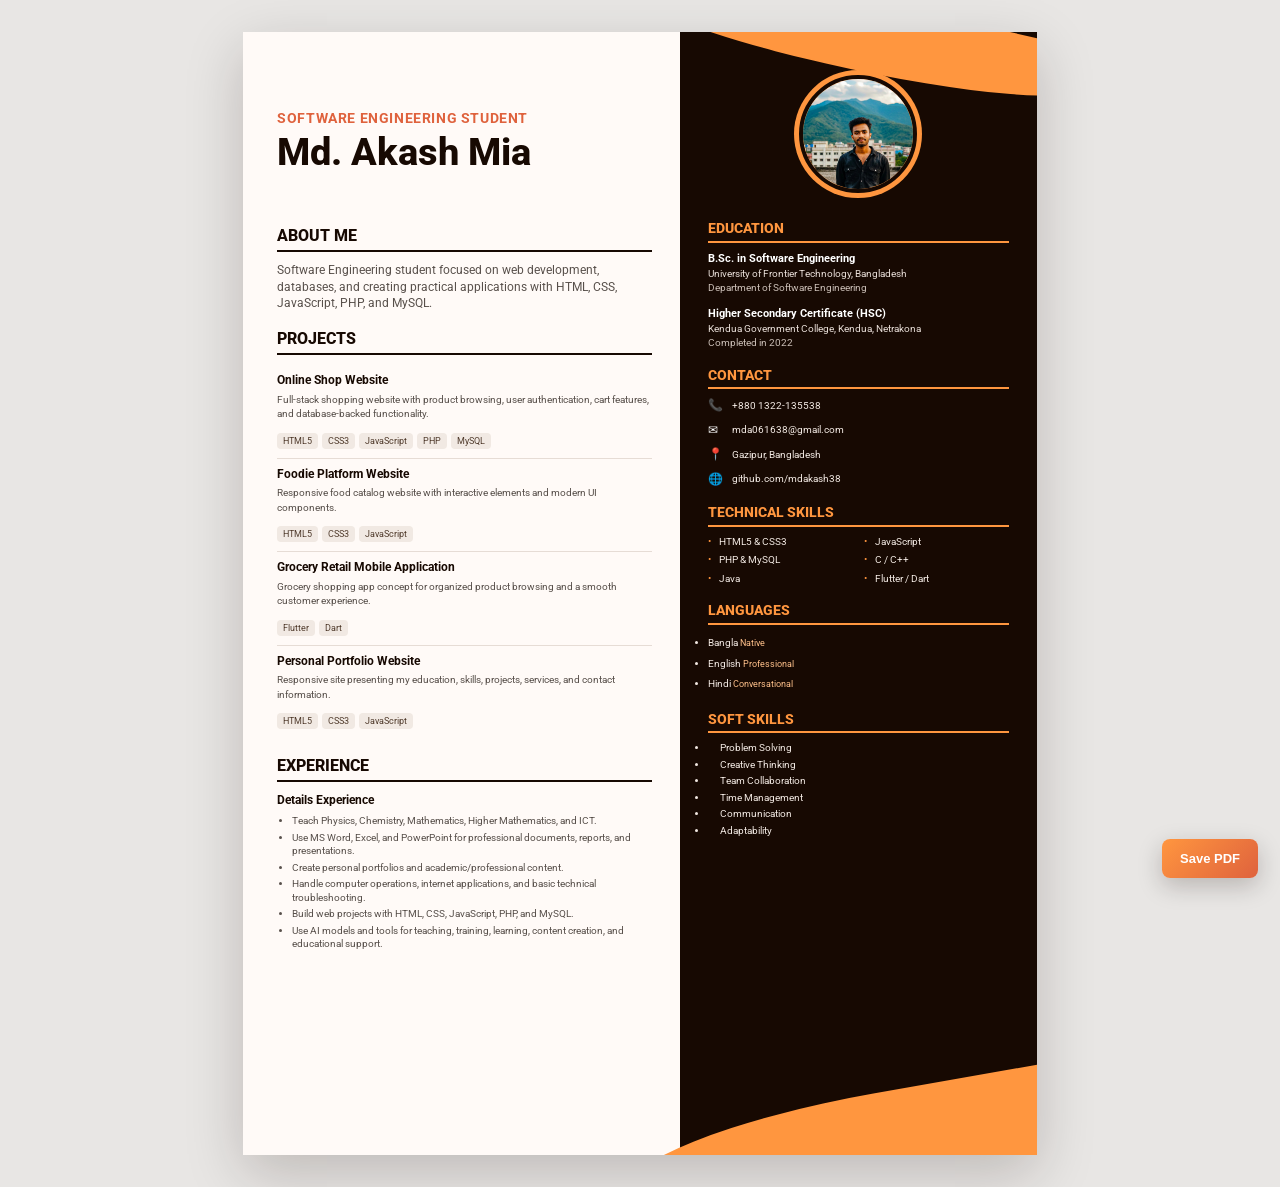
<file: cv.html>
<!DOCTYPE html>
<html lang="en">
<head>
    <meta charset="UTF-8">
    <meta name="viewport" content="width=device-width, initial-scale=1.0">

    <title>Md. Akash Mia | CV</title>
<link rel="stylesheet" href="cv.css">
<script src="cv.js"></script>
</head>

<body>

<div class="cv-container">

    <!-- LEFT CONTENT -->
    <main class="cv-main">

        <!-- PROFILE -->
        <section class="profile">
            <p class="small-title">SOFTWARE ENGINEERING STUDENT</p>

            <h1>Md. Akash Mia</h1>

        </section>


        <!-- ABOUT -->
        <section class="section">
            <h2>About Me</h2>

            <p>
                Software Engineering student focused on web development,
                databases, and creating practical applications with HTML,
                CSS, JavaScript, PHP, and MySQL.
            </p>
        </section>


        <!-- PROJECTS -->
        <section class="section">
            <h2>Projects</h2>

            <!-- PROJECT 1 -->
            <div class="project">
                <h3>Online Shop Website</h3>

                <p>
                    Full-stack shopping website with product browsing,
                    user authentication, cart features, and database-backed
                    functionality.
                </p>

                <div class="tags">
                    <span>HTML5</span>
                    <span>CSS3</span>
                    <span>JavaScript</span>
                    <span>PHP</span>
                    <span>MySQL</span>
                </div>
            </div>


            <!-- PROJECT 2 -->
            <div class="project">
                <h3>Foodie Platform Website</h3>

                <p>
                    Responsive food catalog website with interactive
                    elements and modern UI components.
                </p>

                <div class="tags">
                    <span>HTML5</span>
                    <span>CSS3</span>
                    <span>JavaScript</span>
                </div>
            </div>


            <!-- PROJECT 3 -->
            <div class="project">
                <h3>Grocery Retail Mobile Application</h3>

                <p>
                    Grocery shopping app concept for organized product
                    browsing and a smooth customer experience.
                </p>

                <div class="tags">
                    <span>Flutter</span>
                    <span>Dart</span>
                </div>
            </div>


            <!-- PROJECT 4 -->
            <div class="project">
                <h3>Personal Portfolio Website</h3>

                <p>
                    Responsive site presenting my education, skills,
                    projects, services, and contact information.
                </p>

                <div class="tags">
                    <span>HTML5</span>
                    <span>CSS3</span>
                    <span>JavaScript</span>
                </div>
            </div>

        </section>


        <!-- TEACHING EXPERIENCE -->
        <section class="section">
            <h2>Experience</h2>

            <div class="experience">
                <div class="experience-header">
                    <h3>Details Experience </h3>
                
                </div>

                <ul class="experience-details">
                    <li>Teach Physics, Chemistry, Mathematics, Higher Mathematics, and ICT.</li>
                    <li>Use MS Word, Excel, and PowerPoint for professional documents, reports, and presentations.</li>
                    <li>Create personal portfolios and academic/professional content.</li>
                    <li>Handle computer operations, internet applications, and basic technical troubleshooting.</li>
                    <li>Build web projects with HTML, CSS, JavaScript, PHP, and MySQL.</li>
                    <li>Use AI models and tools for teaching, training, learning, content creation, and educational support.</li>
                </ul>
            </div>
        </section>

    </main>


    <!-- RIGHT SIDEBAR -->
    <aside class="sidebar">

        <!-- PHOTO -->
        <div class="photo-box">
           <img src="akash.jpg" alt="Md. Akash Mia">
        </div>

        <!-- EDUCATION -->
        <section class="side-section">
            <h2>Education</h2>

            <div class="education-item">
                <h3>B.Sc. in Software Engineering</h3>
                <p>University of Frontier Technology, Bangladesh</p>
                <span>Department of Software Engineering</span>
            </div>

            <div class="education-item">
                <h3>Higher Secondary Certificate (HSC)</h3>
                <p>Kendua Government College, Kendua, Netrakona</p>
                <span>Completed in 2022</span>
            </div>
        </section>


        <!-- CONTACT -->
        <section class="side-section">
            <h2>Contact</h2>

            <div class="contact-item">
                <span>📞</span>
                <p>+880 1322-135538</p>
            </div>

            <div class="contact-item">
                <span>✉</span>
                <p>mda061638@gmail.com</p>
            </div>

            <div class="contact-item">
                <span>📍</span>
                <p>Gazipur, Bangladesh</p>
            </div>

            <div class="contact-item">
                <span>🌐</span>
                <p>github.com/mdakash38</p>
            </div>
        </section>


        <!-- TECHNICAL SKILLS -->
        <section class="side-section">
            <h2>Technical Skills</h2>

            <ul class="skills-list">
                <li>HTML5 &amp; CSS3</li>
                <li>JavaScript</li>
                <li>PHP &amp; MySQL</li>
                <li>C / C++</li>
                <li>Java</li>
                <li>Flutter / Dart</li>
            </ul>
        </section>


        <!-- LANGUAGES -->
        <section class="side-section">
            <h2>Languages</h2>

            <ul class="language-list">
                <li>Bangla <span>Native </span></li>
                <li>English <span>Professional</span></li>
                <li>Hindi <span>Conversational</span></li>
            </ul>
        </section>


        <!-- SOFT SKILLS -->
        <section class="side-section">
            <h2>Soft Skills</h2>

            <ul class="simple-list">
                <li>Problem Solving</li>
                <li>Creative Thinking</li>
                <li>Team Collaboration</li>
                <li>Time Management</li>
                <li>Communication</li>
                <li>Adaptability</li>
            </ul>
        </section>


    </aside>

</div>


<!-- DOWNLOAD BUTTON -->
<button id="printCV" class="print-btn">
     Save PDF
</button>


<script src="cv.js"></script>

</body>
</html>
</file>
<file: cv.css>
@import url('https://fonts.googleapis.com/css2?family=Roboto:wght@400;500;600;700;800&display=swap');

* {
    box-sizing: border-box;
    margin: 0;
    padding: 0;
}

:root {
    --orange: #ff963f;
    --rust: #df623d;
    --ink: #170902;
    --paper: #fffaf7;
    --muted: #58504b;
}

body {
    background: #e8e6e4;
    color: var(--ink);
    font-family: 'Roboto', Arial, sans-serif;
    line-height: 1.45;
    padding: 32px 16px;
}

.cv-container {
    width: min(100%, 210mm);
    min-height: 297mm;
    margin: 0 auto;
    display: grid;
    grid-template-columns: 55% 45%;
    overflow: hidden;
    background: var(--paper);
    box-shadow: 0 18px 55px rgba(23, 9, 2, 0.2);
    isolation: isolate;
    position: relative;
}

.cv-main,
.sidebar {
    min-width: 0;
    position: relative;
    z-index: 1;
}

.cv-main {
    padding: 38px 28px 34px 34px;
}

.profile {
    padding: 38px 0 18px;
    margin-bottom: 22px;
    border: 0;
}

.small-title {
    color: var(--rust);
    font-size: 14px;
    font-weight: 700;
    letter-spacing: 0.6px;
    margin: 0 0 3px;
}

.profile h1 {
    color: var(--ink);
    font-size: clamp(30px, 4vw, 38px);
    font-weight: 800;
    line-height: 1.12;
    margin: 0 0 12px;
}

.profile-text {
    color: var(--muted);
    font-size: 12px;
    max-width: 460px;
}

.section {
    margin-top: 17px;
    break-inside: avoid;
}

.section h2,
.side-section h2 {
    border-bottom: 2px solid currentColor;
    font-size: 16px;
    font-weight: 800;
    line-height: 1.2;
    margin-bottom: 10px;
    padding-bottom: 5px;
    text-transform: uppercase;
}

.section h2 {
    color: var(--ink);
}

.section p {
    color: var(--muted);
    font-size: 11.5px;
    margin-bottom: 8px;
}

.project {
    border: 0;
    border-radius: 0;
    border-bottom: 1px solid #e6dcd5;
    margin: 0;
    padding: 7px 0 8px;
}

.project:last-child {
    border-bottom: 0;
}

.project h3,
.experience h3 {
    color: var(--ink);
    font-size: 12px;
    font-weight: 700;
    margin-bottom: 3px;
}

.project p {
    font-size: 10px;
    margin-bottom: 5px;
}

.tags {
    gap: 5px;
}

.tags span {
    background: #f1e9e3;
    border-radius: 4px;
    color: #503b2c;
    font-size: 9px;
    padding: 3px 6px;
}

.experience {
    border: 0;
    border-radius: 0;
    padding: 0;
}

.experience-header {
    align-items: baseline;
    justify-content: flex-start;
}

.experience-header span {
    background: #ffeddc;
    border-radius: 4px;
    color: #9e4e1f;
    font-size: 10px;
    padding: 2px 7px;
}

.experience-details {
    color: var(--muted);
    font-size: 10px;
    line-height: 1.35;
    margin: 5px 0 0 15px;
}

.experience-details li {
    margin-bottom: 3px;
}

.sidebar {
    background: var(--ink);
    color: #fff;
    padding: 26px 28px 24px;
}

.sidebar::before,
.sidebar::after {
    content: "";
    height: 72px;
    left: -60px;
    pointer-events: none;
    position: absolute;
    right: -60px;
    z-index: -1;
}

.sidebar::before {
    background: var(--orange);
    border-radius: 0 0 55% 42%;
    top: -34px;
    transform: rotate(13deg);
}

.sidebar::after {
    background: var(--orange);
    border-radius: 55% 0 0 0;
    bottom: -42px;
    height: 100px;
    transform: rotate(-10deg);
}

.photo-box {
    background: var(--orange);
    border-radius: 50%;
    height: 128px;
    margin: 12px auto 22px;
    padding: 5px;
    width: 128px;
}

.photo-box img {
    border: 4px solid var(--ink);
    border-radius: 50%;
    display: block;
    height: 100%;
    object-fit: cover;
    width: 100%;
}

.side-section {
    margin-bottom: 16px;
    break-inside: avoid;
}

.side-section h2 {
    border-bottom-color: var(--orange);
    color: var(--orange);
    font-size: 14px;
    margin-bottom: 8px;
    padding-bottom: 4px;
}

.education-item {
    margin-bottom: 10px;
}

.education-item h3 {
    color: #fff;
    font-size: 11px;
    font-weight: 700;
}

.education-item p,
.education-item span {
    color: #e7ddd7;
    display: block;
    font-size: 10px;
}

.education-item span {
    color: #c9bdb5;
}

.contact-item {
    display: flex;
    align-items: center;
    gap: 8px;
    margin-bottom: 7px;
}

.contact-item span {
    flex: 0 0 16px;
    font-size: 12px;
    width: 16px;
}

.contact-item p {
    color: #f1e8e2;
    font-size: 10px;
    margin: 0;
    overflow-wrap: anywhere;
}

.skills-list {
    display: grid;
    gap: 4px 12px;
    grid-template-columns: repeat(2, minmax(0, 1fr));
    list-style: none;
}

.skills-list li {
    color: #f1e8e2;
    font-size: 10px;
    padding-left: 11px;
    position: relative;
}

.skills-list li::before {
    color: var(--orange);
    content: "•";
    left: 0;
    position: absolute;
}

.language-list li {
    border: 0;
    color: #f1e8e2;
    font-size: 10px;
    padding: 3px 0;
}

.language-list span {
    color: #ffc18b;
    font-size: 9px;
}

.simple-list li {
    color: #f1e8e2;
    font-size: 10px;
    margin-bottom: 2px;
    padding-left: 12px;
}

.simple-list li::before {
    color: var(--orange);
}

.print-btn {
    background: linear-gradient(135deg, var(--orange), var(--rust));
    border: 0;
    border-radius: 8px;
    bottom: 22px;
    box-shadow: 0 8px 25px rgba(23, 9, 2, 0.22);
    color: #fff;
    cursor: pointer;
    font-size: 13px;
    font-weight: 700;
    padding: 12px 18px;
    position: fixed;
    right: 22px;
    transition: transform 0.2s ease;
}

.print-btn:hover {
    transform: translateY(-2px);
}

@media (max-width: 700px) {
    body {
        padding: 0;
    }

    .cv-container {
        grid-template-columns: 1fr;
        min-height: 0;
        width: 100%;
    }

    .sidebar {
        grid-row: 1;
        padding: 25px 28px;
    }

    .cv-main {
        padding: 18px 28px 34px;
    }

    .profile {
        padding-top: 15px;
    }

    .photo-box {
        height: 112px;
        margin: 5px auto 23px;
        width: 112px;
    }

    .sidebar::before,
    .sidebar::after {
        display: none;
    }
}

@media print {
    @page {
        size: A4;
        margin: 0;
    }

    body {
        background: #fff;
        padding: 0;
        print-color-adjust: exact;
        -webkit-print-color-adjust: exact;
    }

    .cv-container {
        box-shadow: none;
        margin: 0;
        width: 210mm;
    }

    .print-btn {
        display: none;
    }

    .project {
        break-inside: avoid;
    }
}
</file>
